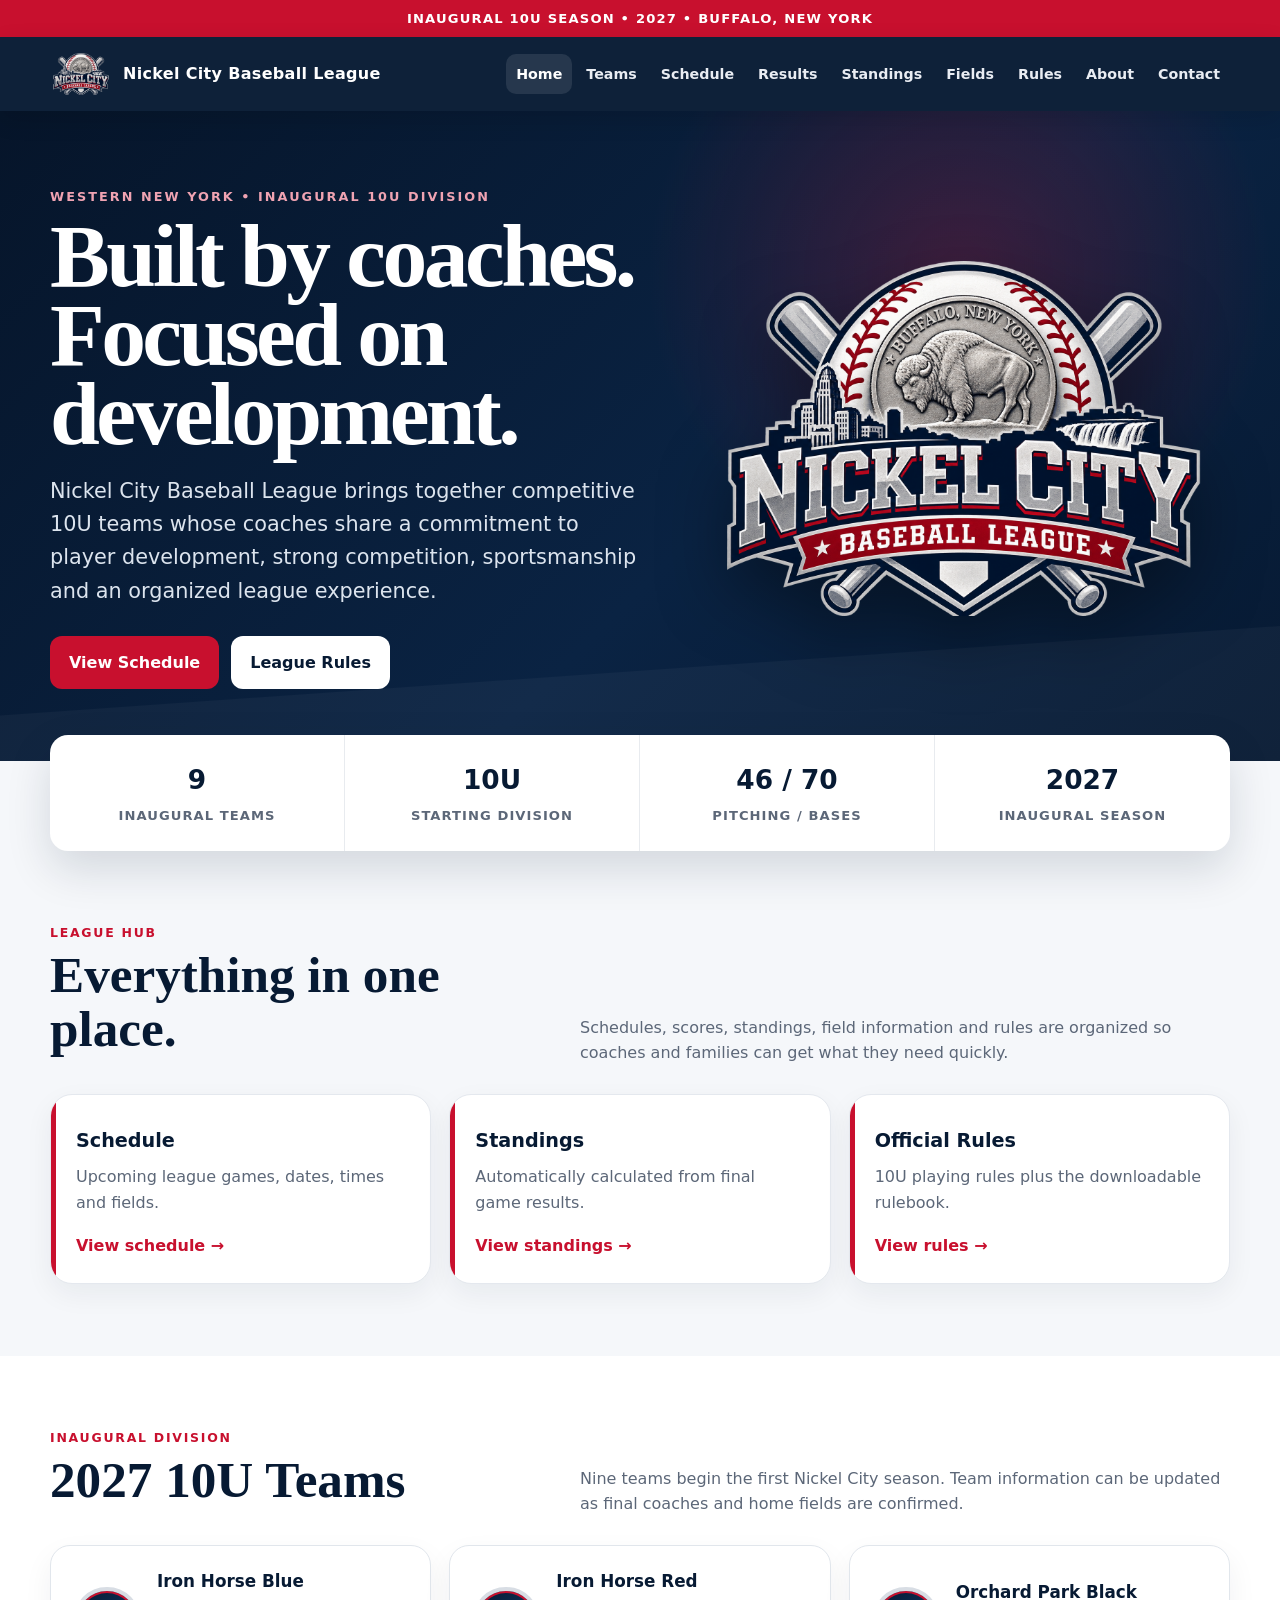
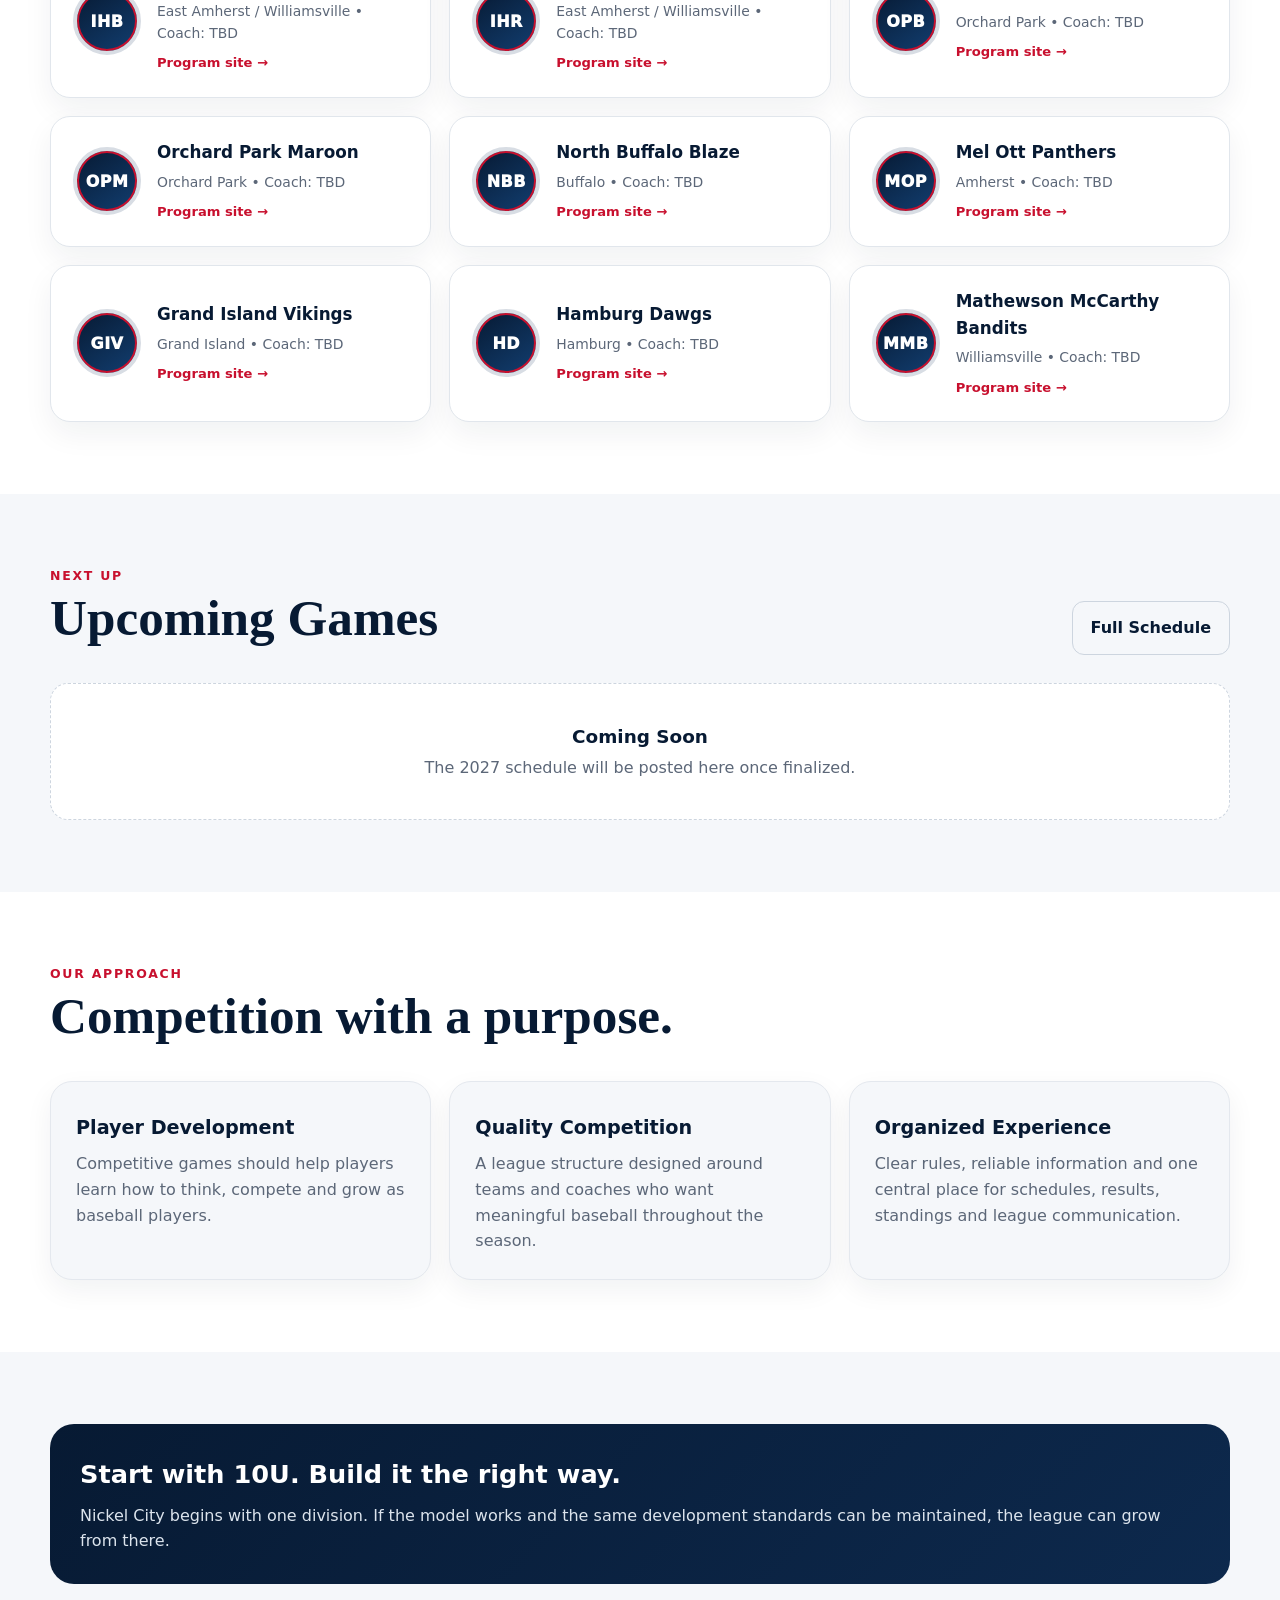
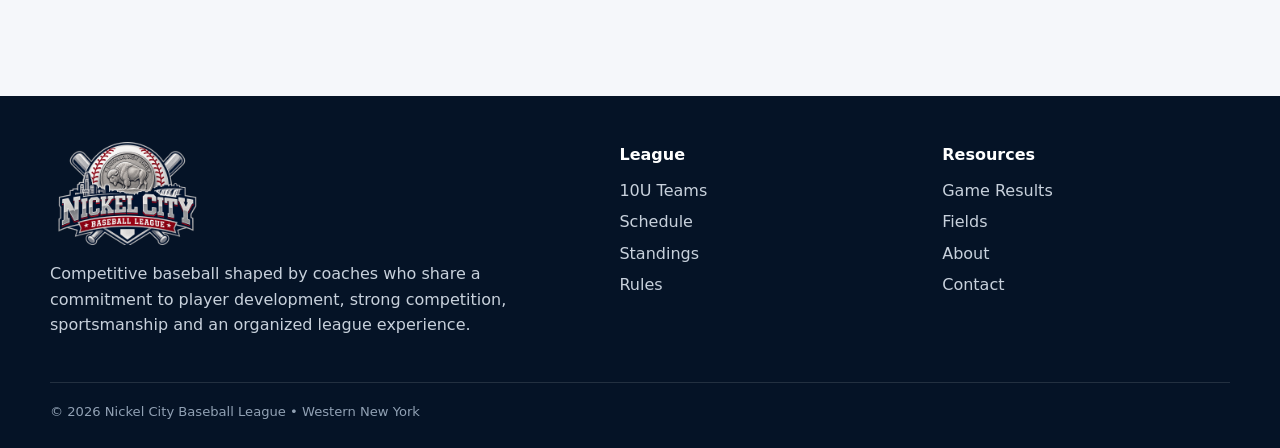
<file: index.html>
<!doctype html><html lang="en"><head><meta charset="utf-8"><meta name="viewport" content="width=device-width,initial-scale=1"><meta name="theme-color" content="#071a33"><link rel="icon" href="favicon.png"><link rel="stylesheet" href="style.css"><script defer src="config.js"></script><script defer src="data.js"></script><script defer src="site.js"></script><script defer src="league.js"></script><title>Nickel City Baseball League | Buffalo, NY</title><meta name="description" content="Nickel City Baseball League - competitive youth baseball in Western New York."></head><body><div data-site-header></div>
<main>
<section class="hero"><div class="wrap hero-grid"><div><div class="eyebrow">Western New York • Inaugural 10U Division</div><h1>Built by coaches.<span>Focused on development.</span></h1><p class="lead">Nickel City Baseball League brings together competitive 10U teams whose coaches share a commitment to player development, strong competition, sportsmanship and an organized league experience.</p><div class="actions"><a class="btn btn-red" href="schedule.html">View Schedule</a><a class="btn btn-light" href="rules.html">League Rules</a></div></div><div><img class="hero-logo" src="nickel-city-logo.png" alt="Nickel City Baseball League"></div></div></section>
<div class="stats"><div class="wrap stat-grid"><div class="stat"><strong>9</strong><span>Inaugural Teams</span></div><div class="stat"><strong>10U</strong><span>Starting Division</span></div><div class="stat"><strong>46 / 70</strong><span>Pitching / Bases</span></div><div class="stat"><strong>2027</strong><span>Inaugural Season</span></div></div></div>
<section class="section"><div class="wrap"><div class="section-head"><div><div class="kicker">League Hub</div><h2>Everything in one place.</h2></div><p>Schedules, scores, standings, field information and rules are organized so coaches and families can get what they need quickly.</p></div><div class="cards"><a class="card quick-card" href="schedule.html"><h3>Schedule</h3><p>Upcoming league games, dates, times and fields.</p><div class="arrow">View schedule →</div></a><a class="card quick-card" href="standings.html"><h3>Standings</h3><p>Automatically calculated from final game results.</p><div class="arrow">View standings →</div></a><a class="card quick-card" href="rules.html"><h3>Official Rules</h3><p>10U playing rules plus the downloadable rulebook.</p><div class="arrow">View rules →</div></a></div></div></section>
<section class="section alt"><div class="wrap"><div class="section-head"><div><div class="kicker">Inaugural Division</div><h2>2027 10U Teams</h2></div><p>Nine teams begin the first Nickel City season. Team information can be updated as final coaches and home fields are confirmed.</p></div><div class="team-grid" data-team-grid></div></div></section>
<section class="section"><div class="wrap"><div class="section-head"><div><div class="kicker">Next Up</div><h2>Upcoming Games</h2></div><a class="btn btn-outline" href="schedule.html">Full Schedule</a></div><div class="game-list" data-games="schedule" data-limit="3"></div></div></section>
<section class="section alt"><div class="wrap"><div class="section-head"><div><div class="kicker">Our Approach</div><h2>Competition with a purpose.</h2></div></div><div class="cards"><div class="card"><h3>Player Development</h3><p>Competitive games should help players learn how to think, compete and grow as baseball players.</p></div><div class="card"><h3>Quality Competition</h3><p>A league structure designed around teams and coaches who want meaningful baseball throughout the season.</p></div><div class="card"><h3>Organized Experience</h3><p>Clear rules, reliable information and one central place for schedules, results, standings and league communication.</p></div></div></div></section>
<section class="section"><div class="wrap callout"><h3>Start with 10U. Build it the right way.</h3><p>Nickel City begins with one division. If the model works and the same development standards can be maintained, the league can grow from there.</p></div></section>
</main><div data-site-footer></div></body></html>
</file>
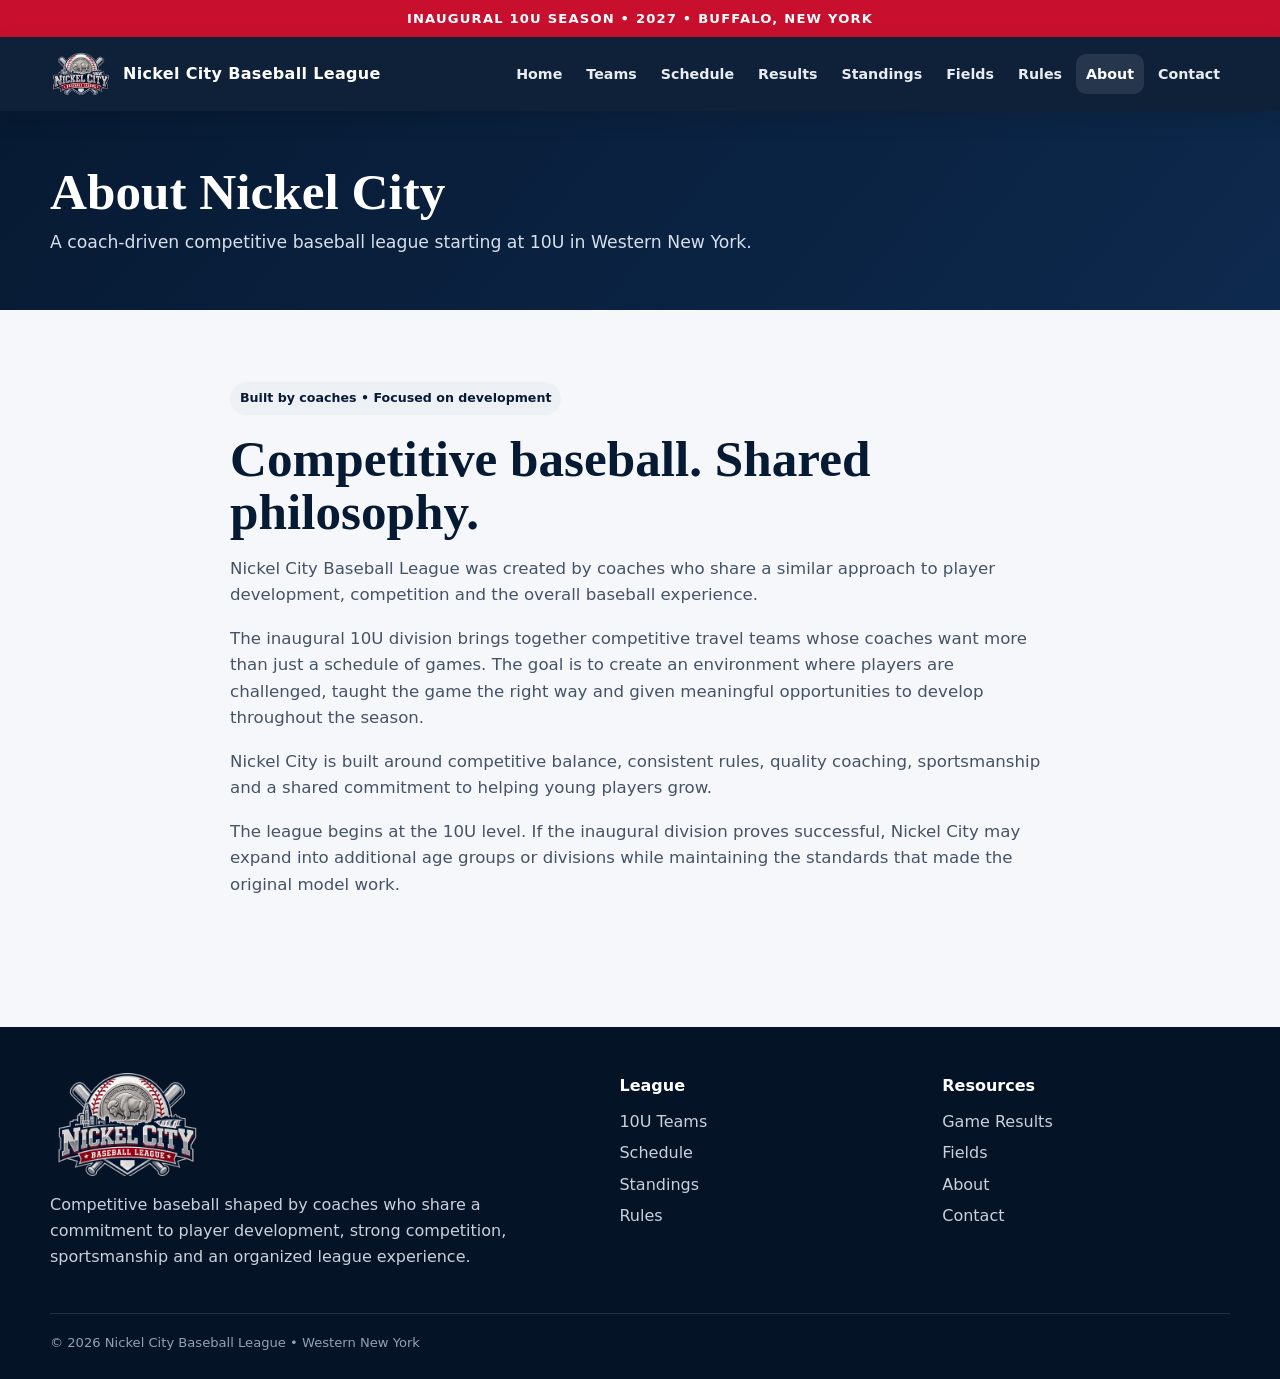
<file: about.html>
<!doctype html><html lang="en"><head><meta charset="utf-8"><meta name="viewport" content="width=device-width,initial-scale=1"><meta name="theme-color" content="#071a33"><link rel="icon" href="favicon.png"><link rel="stylesheet" href="style.css"><script defer src="config.js"></script><script defer src="data.js"></script><script defer src="site.js"></script><script defer src="league.js"></script><title>About | Nickel City Baseball League</title><meta name="description" content="Nickel City Baseball League - competitive youth baseball in Western New York."></head><body><div data-site-header></div><main><section class="page-hero"><div class="wrap"><h1>About Nickel City</h1><p>A coach-driven competitive baseball league starting at 10U in Western New York.</p></div></section><section class="section"><div class="wrap prose"><div class="badge-line">Built by coaches • Focused on development</div><h2>Competitive baseball. Shared philosophy.</h2><p>Nickel City Baseball League was created by coaches who share a similar approach to player development, competition and the overall baseball experience.</p><p>The inaugural 10U division brings together competitive travel teams whose coaches want more than just a schedule of games. The goal is to create an environment where players are challenged, taught the game the right way and given meaningful opportunities to develop throughout the season.</p><p>Nickel City is built around competitive balance, consistent rules, quality coaching, sportsmanship and a shared commitment to helping young players grow.</p><p>The league begins at the 10U level. If the inaugural division proves successful, Nickel City may expand into additional age groups or divisions while maintaining the standards that made the original model work.</p></div></section></main><div data-site-footer></div></body></html>
</file>
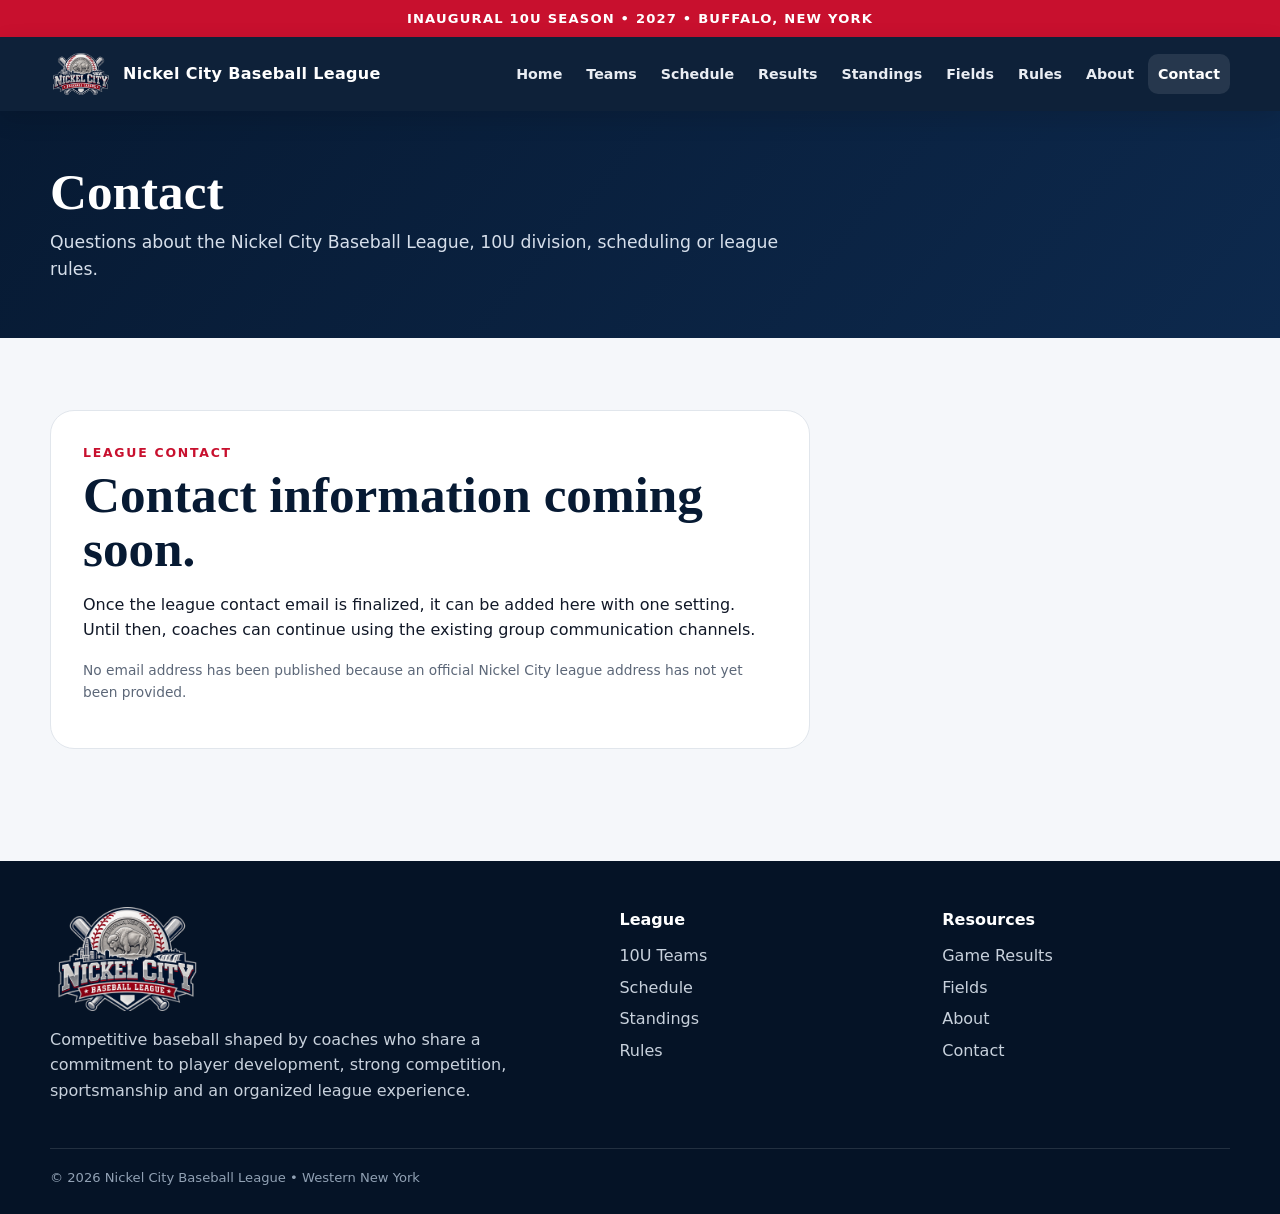
<file: contact.html>
<!doctype html><html lang="en"><head><meta charset="utf-8"><meta name="viewport" content="width=device-width,initial-scale=1"><meta name="theme-color" content="#071a33"><link rel="icon" href="favicon.png"><link rel="stylesheet" href="style.css"><script defer src="config.js"></script><script defer src="data.js"></script><script defer src="site.js"></script><script defer src="league.js"></script><title>Contact | Nickel City Baseball League</title><meta name="description" content="Nickel City Baseball League - competitive youth baseball in Western New York."></head><body><div data-site-header></div><main><section class="page-hero"><div class="wrap"><h1>Contact</h1><p>Questions about the Nickel City Baseball League, 10U division, scheduling or league rules.</p></div></section><section class="section"><div class="wrap"><div class="contact-box"><div class="kicker">League Contact</div><h2>Contact information coming soon.</h2><p>Once the league contact email is finalized, it can be added here with one setting. Until then, coaches can continue using the existing group communication channels.</p><p class="note">No email address has been published because an official Nickel City league address has not yet been provided.</p></div></div></section></main><div data-site-footer></div></body></html>
</file>
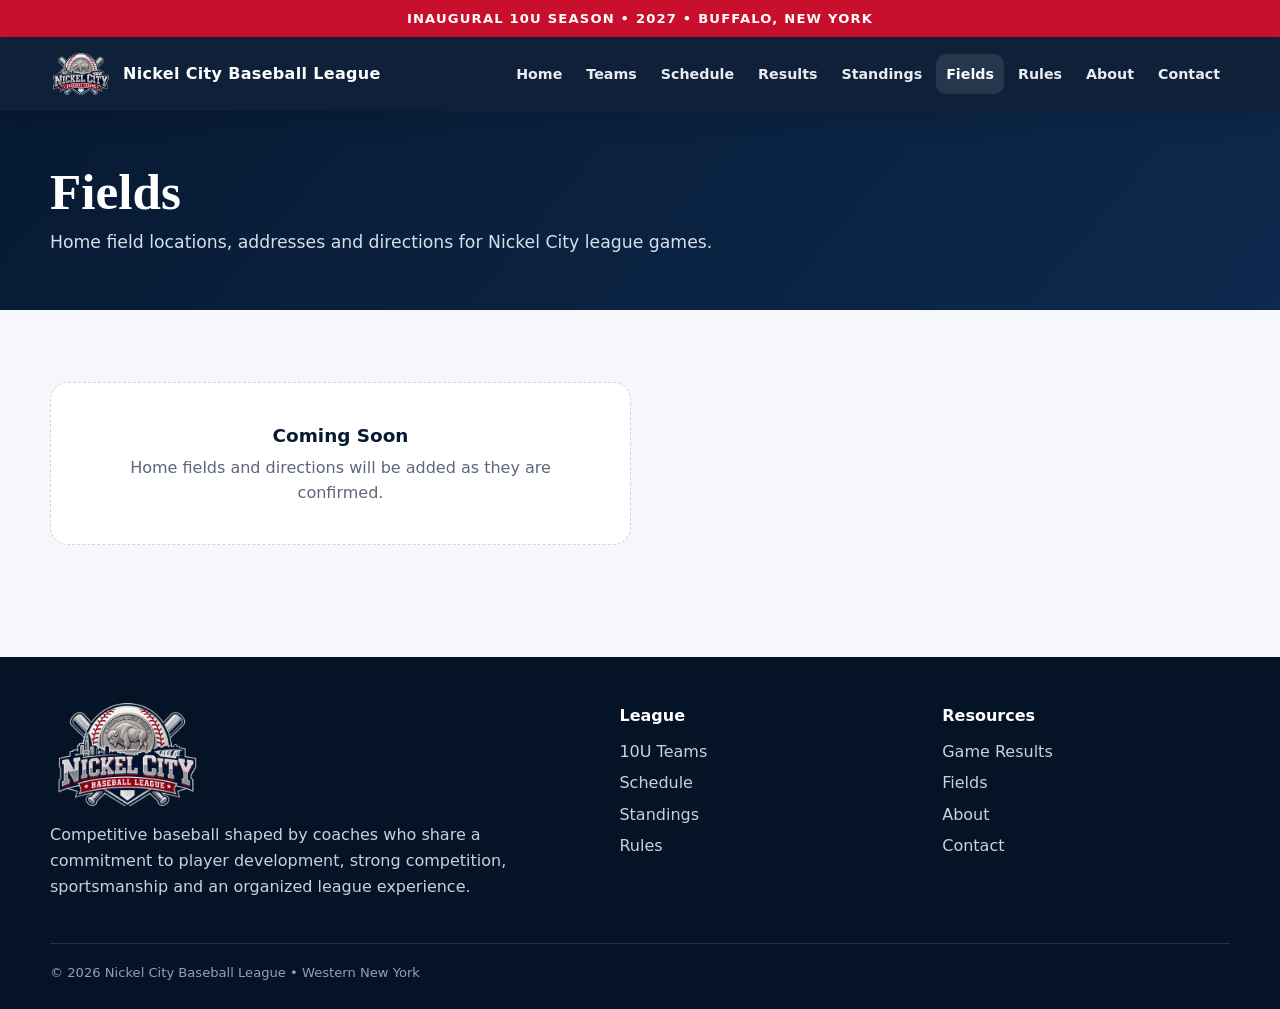
<file: fields.html>
<!doctype html><html lang="en"><head><meta charset="utf-8"><meta name="viewport" content="width=device-width,initial-scale=1"><meta name="theme-color" content="#071a33"><link rel="icon" href="favicon.png"><link rel="stylesheet" href="style.css"><script defer src="config.js"></script><script defer src="data.js"></script><script defer src="site.js"></script><script defer src="league.js"></script><title>Fields | Nickel City Baseball League</title><meta name="description" content="Nickel City Baseball League - competitive youth baseball in Western New York."></head><body><div data-site-header></div><main><section class="page-hero"><div class="wrap"><h1>Fields</h1><p>Home field locations, addresses and directions for Nickel City league games.</p></div></section><section class="section"><div class="wrap"><div class="field-grid" data-field-grid></div></div></section></main><div data-site-footer></div></body></html>
</file>
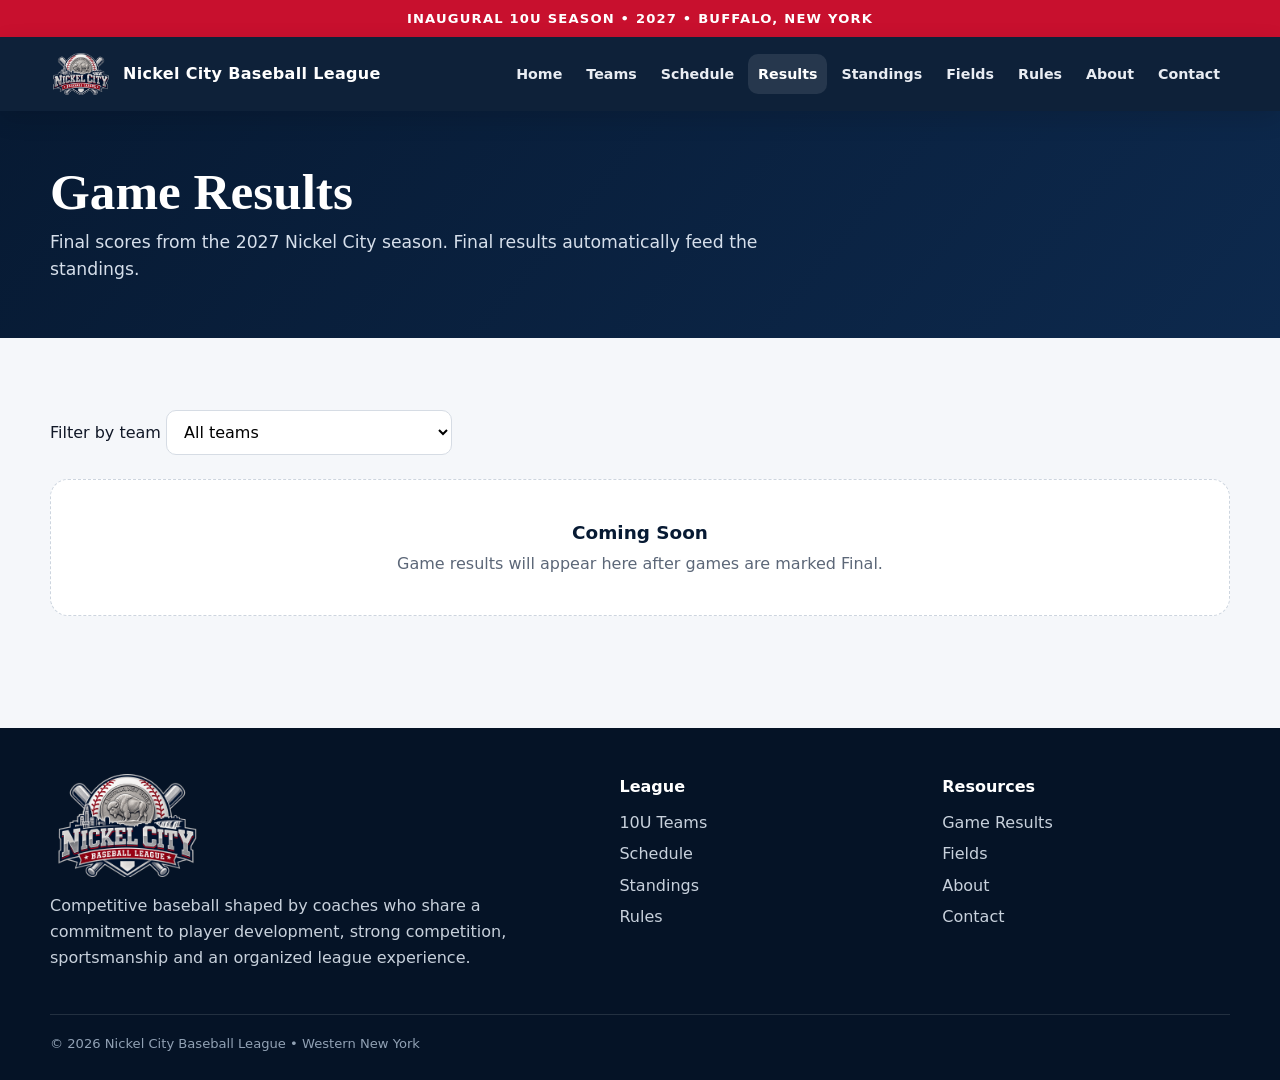
<file: results.html>
<!doctype html><html lang="en"><head><meta charset="utf-8"><meta name="viewport" content="width=device-width,initial-scale=1"><meta name="theme-color" content="#071a33"><link rel="icon" href="favicon.png"><link rel="stylesheet" href="style.css"><script defer src="config.js"></script><script defer src="data.js"></script><script defer src="site.js"></script><script defer src="league.js"></script><title>Game Results | Nickel City Baseball League</title><meta name="description" content="Nickel City Baseball League - competitive youth baseball in Western New York."></head><body><div data-site-header></div><main><section class="page-hero"><div class="wrap"><h1>Game Results</h1><p>Final scores from the 2027 Nickel City season. Final results automatically feed the standings.</p></div></section><section class="section"><div class="wrap"><div class="toolbar"><label>Filter by team <select data-team-filter><option value="">All teams</option></select></label></div><div class="game-list" data-games="results"></div></div></section></main><div data-site-footer></div></body></html>
</file>
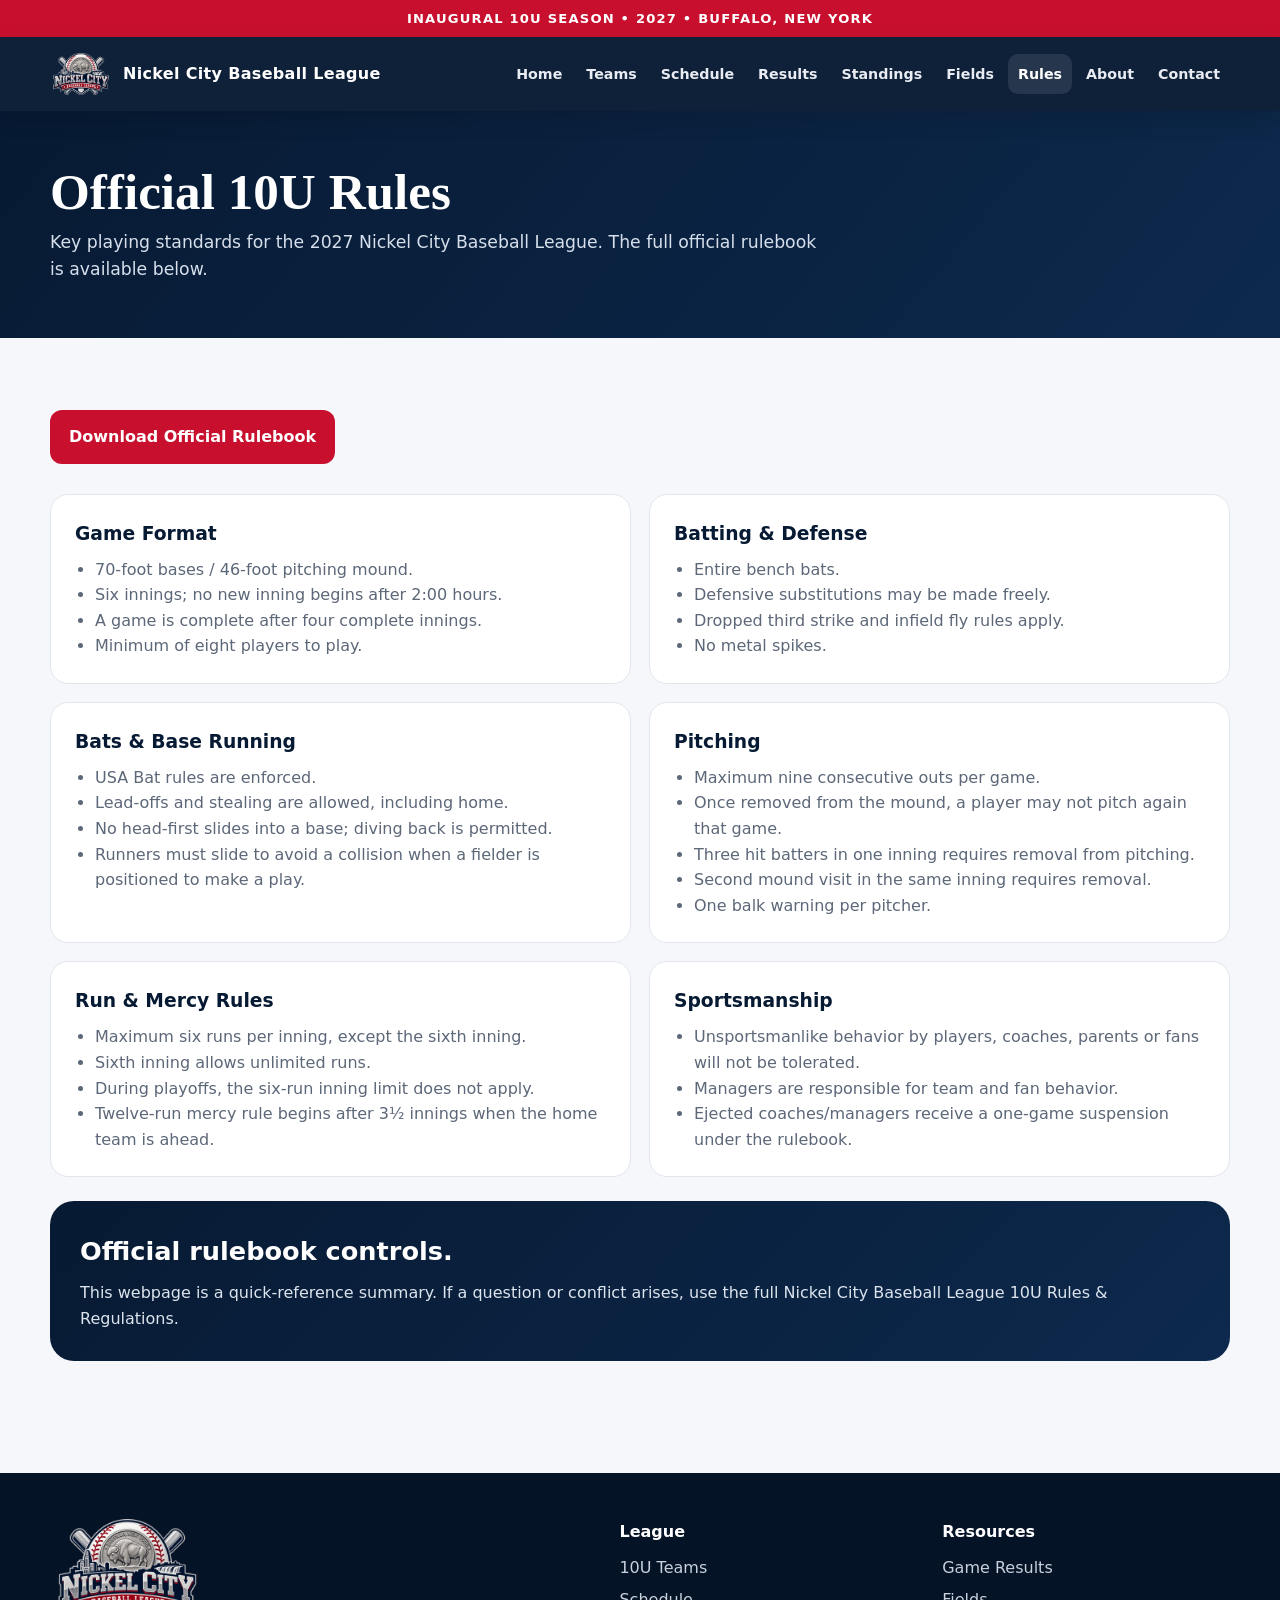
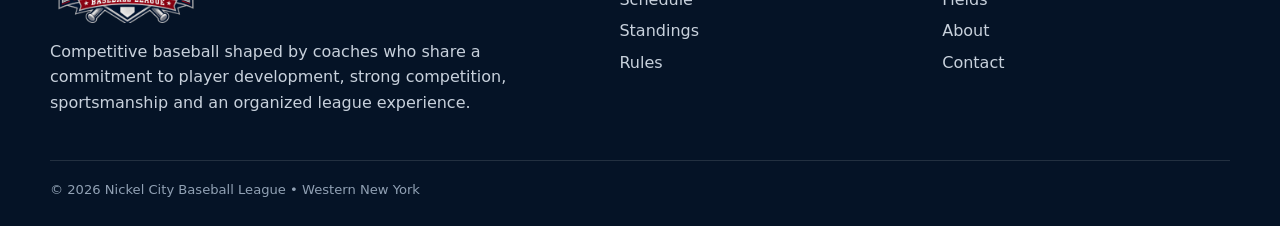
<file: rules.html>
<!doctype html><html lang="en"><head><meta charset="utf-8"><meta name="viewport" content="width=device-width,initial-scale=1"><meta name="theme-color" content="#071a33"><link rel="icon" href="favicon.png"><link rel="stylesheet" href="style.css"><script defer src="config.js"></script><script defer src="data.js"></script><script defer src="site.js"></script><script defer src="league.js"></script><title>10U Rules | Nickel City Baseball League</title><meta name="description" content="Nickel City Baseball League - competitive youth baseball in Western New York."></head><body><div data-site-header></div><main><section class="page-hero"><div class="wrap"><h1>Official 10U Rules</h1><p>Key playing standards for the 2027 Nickel City Baseball League. The full official rulebook is available below.</p></div></section><section class="section"><div class="wrap"><div class="actions" style="margin-top:0;margin-bottom:30px"><a class="btn btn-red" href="Nickel_City_Baseball_League_10U_Rules_2027.pdf" target="_blank">Download Official Rulebook</a></div><div class="rules-grid"><article class="rule-card"><h3>Game Format</h3><ul><li>70-foot bases / 46-foot pitching mound.</li><li>Six innings; no new inning begins after 2:00 hours.</li><li>A game is complete after four complete innings.</li><li>Minimum of eight players to play.</li></ul></article><article class="rule-card"><h3>Batting & Defense</h3><ul><li>Entire bench bats.</li><li>Defensive substitutions may be made freely.</li><li>Dropped third strike and infield fly rules apply.</li><li>No metal spikes.</li></ul></article><article class="rule-card"><h3>Bats & Base Running</h3><ul><li>USA Bat rules are enforced.</li><li>Lead-offs and stealing are allowed, including home.</li><li>No head-first slides into a base; diving back is permitted.</li><li>Runners must slide to avoid a collision when a fielder is positioned to make a play.</li></ul></article><article class="rule-card"><h3>Pitching</h3><ul><li>Maximum nine consecutive outs per game.</li><li>Once removed from the mound, a player may not pitch again that game.</li><li>Three hit batters in one inning requires removal from pitching.</li><li>Second mound visit in the same inning requires removal.</li><li>One balk warning per pitcher.</li></ul></article><article class="rule-card"><h3>Run & Mercy Rules</h3><ul><li>Maximum six runs per inning, except the sixth inning.</li><li>Sixth inning allows unlimited runs.</li><li>During playoffs, the six-run inning limit does not apply.</li><li>Twelve-run mercy rule begins after 3½ innings when the home team is ahead.</li></ul></article><article class="rule-card"><h3>Sportsmanship</h3><ul><li>Unsportsmanlike behavior by players, coaches, parents or fans will not be tolerated.</li><li>Managers are responsible for team and fan behavior.</li><li>Ejected coaches/managers receive a one-game suspension under the rulebook.</li></ul></article></div><div class="callout" style="margin-top:24px"><h3>Official rulebook controls.</h3><p>This webpage is a quick-reference summary. If a question or conflict arises, use the full Nickel City Baseball League 10U Rules & Regulations.</p></div></div></section></main><div data-site-footer></div></body></html>
</file>
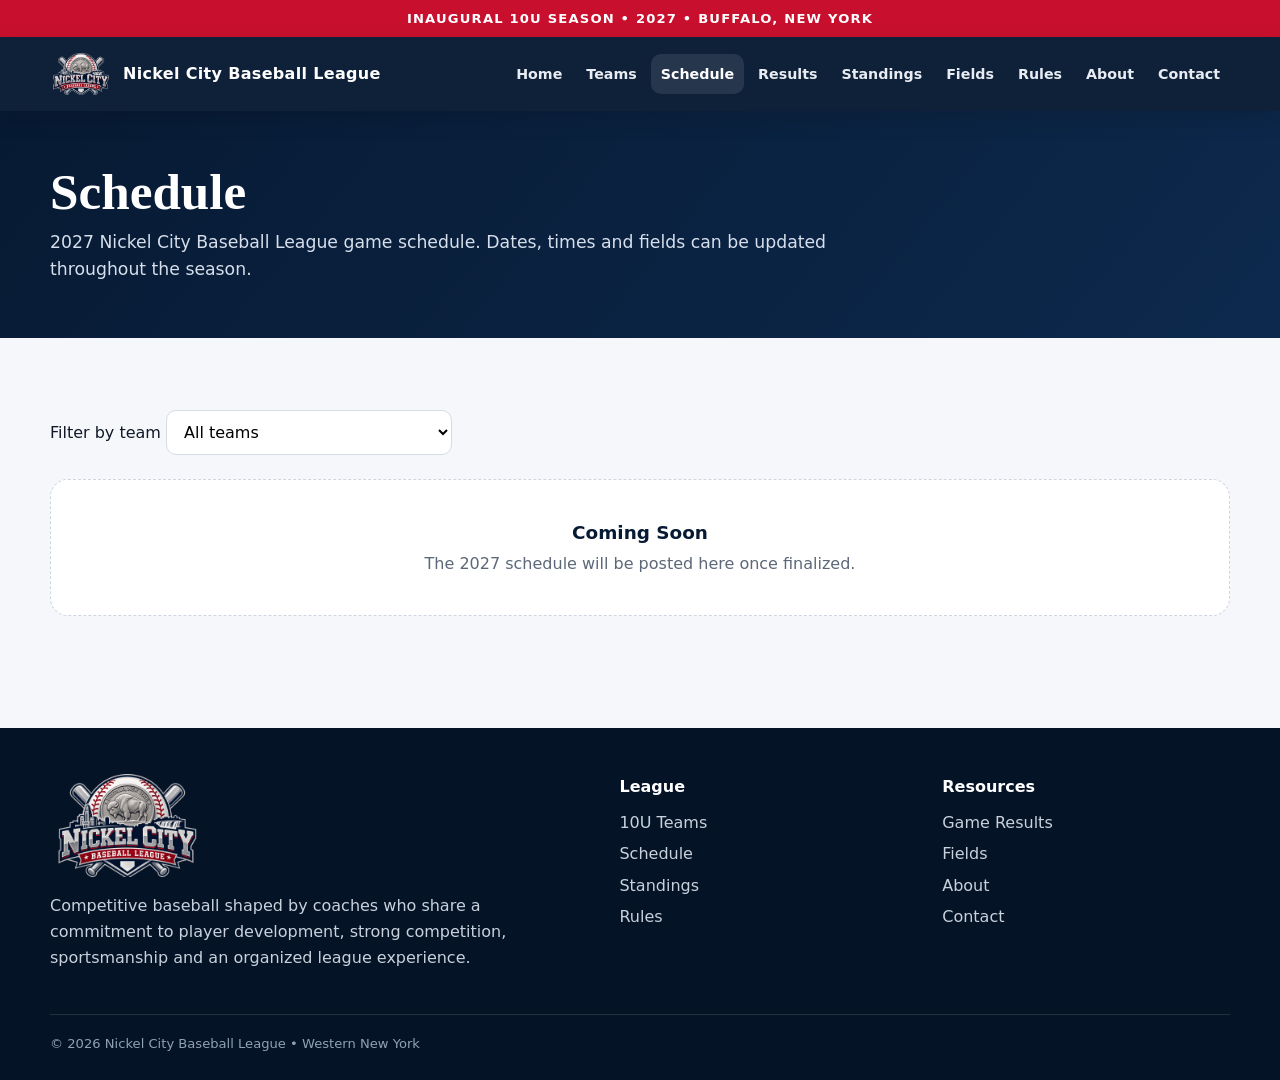
<file: schedule.html>
<!doctype html><html lang="en"><head><meta charset="utf-8"><meta name="viewport" content="width=device-width,initial-scale=1"><meta name="theme-color" content="#071a33"><link rel="icon" href="favicon.png"><link rel="stylesheet" href="style.css"><script defer src="config.js"></script><script defer src="data.js"></script><script defer src="site.js"></script><script defer src="league.js"></script><title>Schedule | Nickel City Baseball League</title><meta name="description" content="Nickel City Baseball League - competitive youth baseball in Western New York."></head><body><div data-site-header></div><main><section class="page-hero"><div class="wrap"><h1>Schedule</h1><p>2027 Nickel City Baseball League game schedule. Dates, times and fields can be updated throughout the season.</p></div></section><section class="section"><div class="wrap"><div class="toolbar"><label>Filter by team <select data-team-filter><option value="">All teams</option></select></label></div><div class="game-list" data-games="schedule"></div></div></section></main><div data-site-footer></div></body></html>
</file>
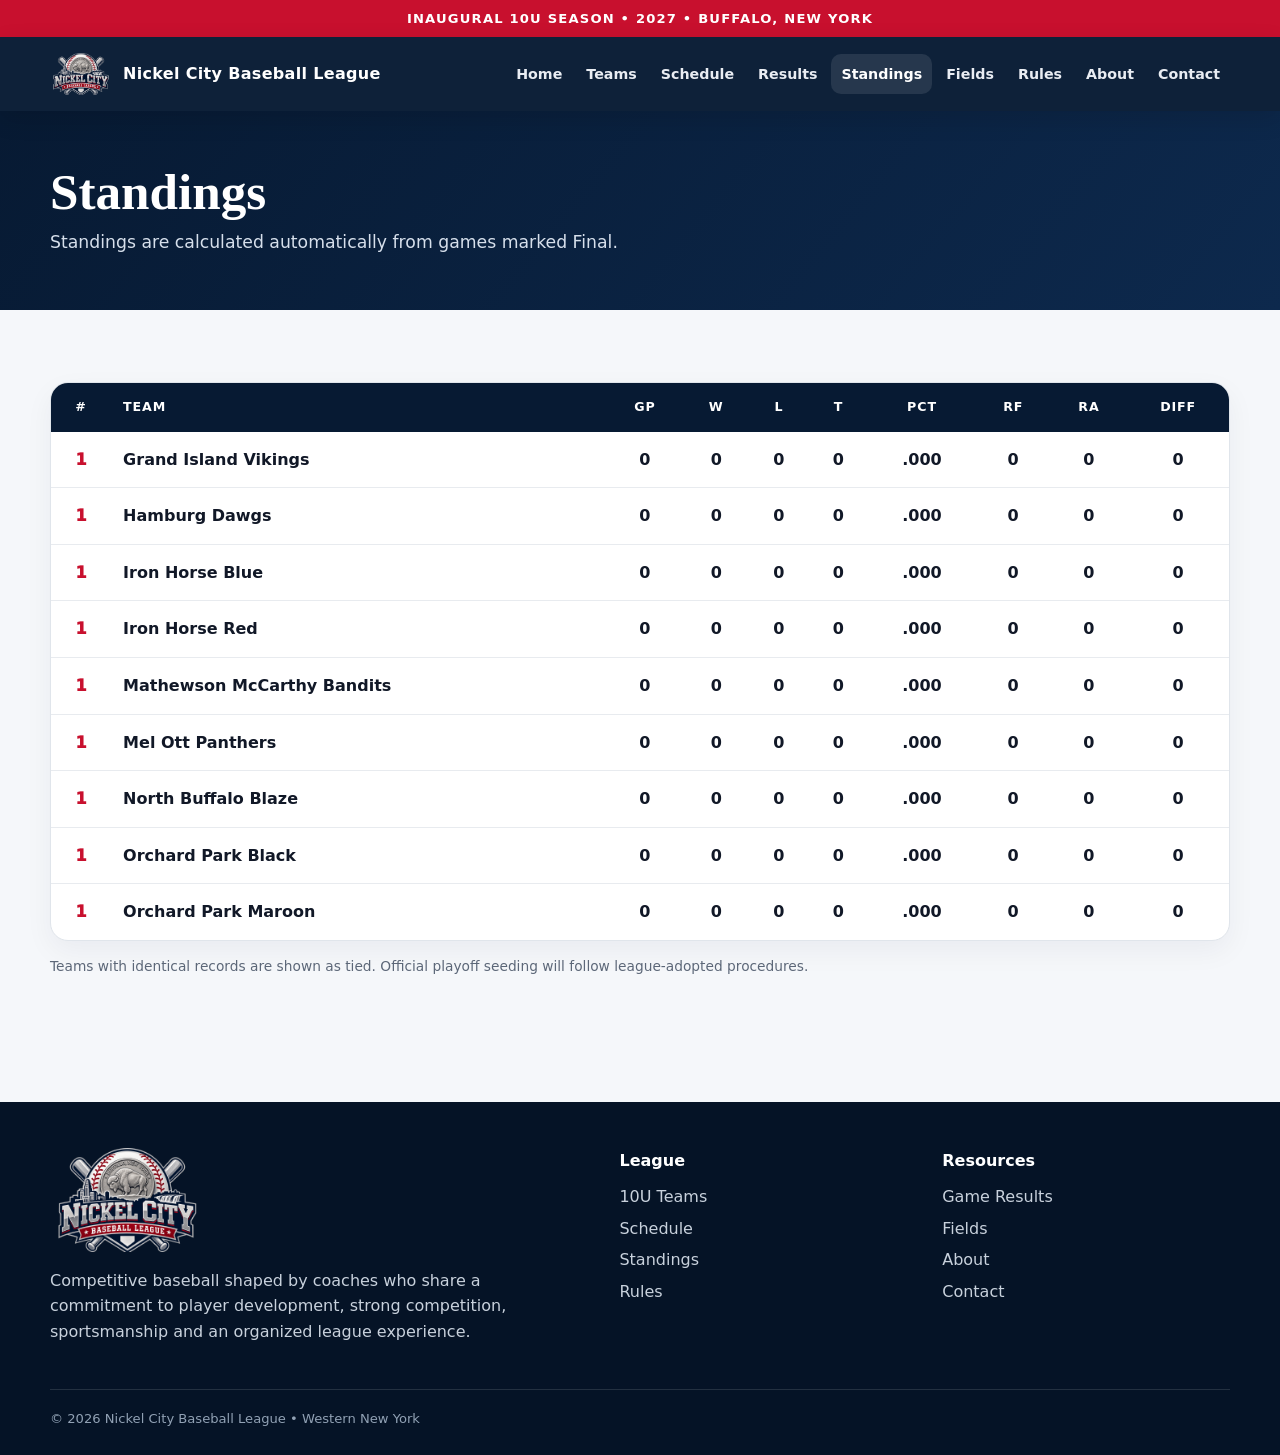
<file: standings.html>
<!doctype html><html lang="en"><head><meta charset="utf-8"><meta name="viewport" content="width=device-width,initial-scale=1"><meta name="theme-color" content="#071a33"><link rel="icon" href="favicon.png"><link rel="stylesheet" href="style.css"><script defer src="config.js"></script><script defer src="data.js"></script><script defer src="site.js"></script><script defer src="league.js"></script><title>Standings | Nickel City Baseball League</title><meta name="description" content="Nickel City Baseball League - competitive youth baseball in Western New York."></head><body><div data-site-header></div><main><section class="page-hero"><div class="wrap"><h1>Standings</h1><p>Standings are calculated automatically from games marked Final.</p></div></section><section class="section"><div class="wrap"><div class="table-wrap"><table><thead><tr><th>#</th><th>Team</th><th>GP</th><th>W</th><th>L</th><th>T</th><th>PCT</th><th>RF</th><th>RA</th><th>DIFF</th></tr></thead><tbody data-standings></tbody></table></div><p class="note">Teams with identical records are shown as tied. Official playoff seeding will follow league-adopted procedures.</p></div></section></main><div data-site-footer></div></body></html>
</file>
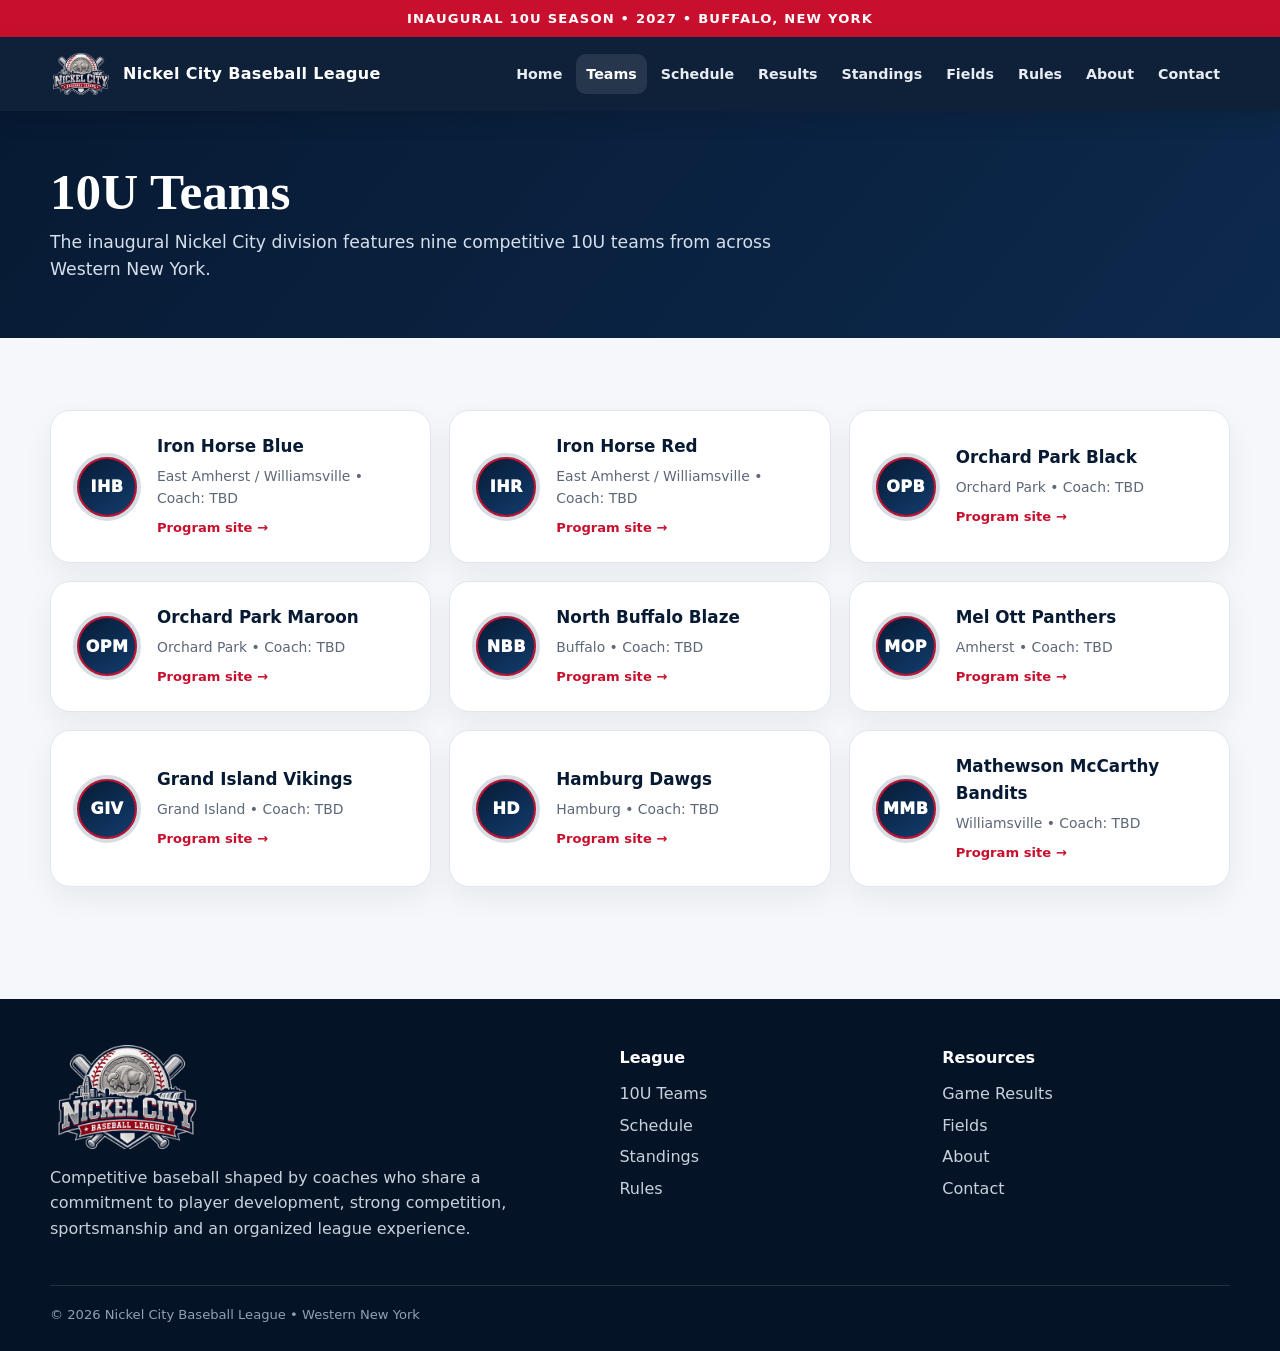
<file: teams.html>
<!doctype html><html lang="en"><head><meta charset="utf-8"><meta name="viewport" content="width=device-width,initial-scale=1"><meta name="theme-color" content="#071a33"><link rel="icon" href="favicon.png"><link rel="stylesheet" href="style.css"><script defer src="config.js"></script><script defer src="data.js"></script><script defer src="site.js"></script><script defer src="league.js"></script><title>10U Teams | Nickel City Baseball League</title><meta name="description" content="Nickel City Baseball League - competitive youth baseball in Western New York."></head><body><div data-site-header></div><main><section class="page-hero"><div class="wrap"><h1>10U Teams</h1><p>The inaugural Nickel City division features nine competitive 10U teams from across Western New York.</p></div></section><section class="section"><div class="wrap"><div class="team-grid" data-team-grid></div></div></section></main><div data-site-footer></div></body></html>
</file>
<file: style.css>
:root{--navy:#071a33;--navy2:#0d294d;--red:#c8102e;--silver:#c6cbd2;--ink:#111827;--muted:#5c6778;--paper:#f5f7fa;--white:#fff;--shadow:0 18px 45px rgba(7,26,51,.14);--radius:22px;--max:1180px}
*{box-sizing:border-box}html{scroll-behavior:smooth}body{margin:0;font-family:Inter,ui-sans-serif,system-ui,-apple-system,BlinkMacSystemFont,"Segoe UI",sans-serif;color:var(--ink);background:var(--paper);line-height:1.6}a{color:inherit}img{max-width:100%;display:block}.wrap{width:min(var(--max),calc(100% - 40px));margin:auto}.site-top{background:var(--red);color:#fff;text-align:center;font-size:.82rem;font-weight:800;letter-spacing:.09em;text-transform:uppercase;padding:8px 16px}.site-header{position:sticky;top:0;z-index:50;background:rgba(7,26,51,.97);backdrop-filter:blur(10px);box-shadow:0 8px 25px rgba(0,0,0,.12)}.nav{min-height:74px;display:flex;align-items:center;gap:24px}.brand{display:flex;align-items:center;gap:11px;text-decoration:none;color:#fff;font-weight:900;letter-spacing:.02em}.brand img{width:62px;height:48px;object-fit:contain}.brand span{font-size:1rem}.nav-links{margin-left:auto;display:flex;align-items:center;gap:4px}.nav-links a{color:#e9edf3;text-decoration:none;font-weight:800;font-size:.89rem;padding:9px 10px;border-radius:10px}.nav-links a:hover,.nav-links a.active{background:rgba(255,255,255,.1);color:#fff}.menu-btn{display:none;margin-left:auto;background:transparent;border:1px solid rgba(255,255,255,.25);color:white;border-radius:10px;padding:8px 12px;font-weight:800}.hero{position:relative;overflow:hidden;background:radial-gradient(circle at 75% 25%,rgba(200,16,46,.27),transparent 29%),linear-gradient(135deg,#06152a 0%,#0a2343 58%,#071a33 100%);color:#fff;padding:76px 0 72px}.hero:after{content:"";position:absolute;inset:auto -5% -130px -5%;height:220px;background:rgba(255,255,255,.035);transform:rotate(-4deg)}.hero-grid{position:relative;z-index:2;display:grid;grid-template-columns:1.05fr .95fr;gap:60px;align-items:center}.eyebrow{font-size:.8rem;letter-spacing:.16em;text-transform:uppercase;font-weight:900;color:#f0a3b2}.hero h1{font-family:Georgia,"Times New Roman",serif;font-size:clamp(3rem,7vw,6.2rem);line-height:.88;margin:10px 0 20px;letter-spacing:-.04em}.hero h1 span{display:block;color:#fff}.hero .lead{font-size:clamp(1.05rem,2vw,1.3rem);max-width:650px;color:#dce4ee}.hero-logo{filter:drop-shadow(0 28px 35px rgba(0,0,0,.38));max-height:500px;margin:auto}.actions{display:flex;flex-wrap:wrap;gap:12px;margin-top:28px}.btn{display:inline-flex;align-items:center;justify-content:center;gap:8px;text-decoration:none;font-weight:900;border-radius:12px;padding:13px 18px;border:1px solid transparent;transition:.2s transform,.2s background}.btn:hover{transform:translateY(-2px)}.btn-red{background:var(--red);color:#fff}.btn-light{background:#fff;color:var(--navy)}.btn-outline{border-color:#cdd5df;background:transparent;color:var(--navy)}.stats{margin-top:-26px;position:relative;z-index:4}.stat-grid{display:grid;grid-template-columns:repeat(4,1fr);background:#fff;border-radius:18px;box-shadow:var(--shadow);overflow:hidden}.stat{padding:24px;text-align:center;border-right:1px solid #e8ebef}.stat:last-child{border-right:0}.stat strong{display:block;color:var(--navy);font-size:1.65rem}.stat span{font-size:.82rem;text-transform:uppercase;letter-spacing:.08em;color:var(--muted);font-weight:800}.section{padding:72px 0}.section.alt{background:#fff}.section-head{display:flex;align-items:end;justify-content:space-between;gap:30px;margin-bottom:28px}.kicker{color:var(--red);font-size:.78rem;text-transform:uppercase;letter-spacing:.14em;font-weight:900}.section h2,.page-hero h1{font-family:Georgia,"Times New Roman",serif;color:var(--navy);font-size:clamp(2rem,4vw,3.5rem);line-height:1.05;margin:5px 0 10px}.section-head p{max-width:650px;color:var(--muted);margin:0}.cards{display:grid;grid-template-columns:repeat(3,1fr);gap:18px}.card{background:#fff;border:1px solid #e4e8ee;border-radius:var(--radius);padding:25px;box-shadow:0 10px 28px rgba(7,26,51,.06)}.alt .card{background:var(--paper)}.card h3{margin:6px 0 8px;color:var(--navy);font-size:1.2rem}.card p{margin:0;color:var(--muted)}.quick-card{text-decoration:none;position:relative;overflow:hidden}.quick-card:before{content:"";position:absolute;left:0;top:0;bottom:0;width:5px;background:var(--red)}.quick-card .arrow{margin-top:17px;color:var(--red);font-weight:900}.team-grid{display:grid;grid-template-columns:repeat(3,1fr);gap:18px}.team-card{background:#fff;border-radius:20px;border:1px solid #e1e6ec;padding:22px;box-shadow:0 12px 30px rgba(7,26,51,.06);display:flex;gap:16px;align-items:center}.team-badge{flex:0 0 68px;width:68px;height:68px;border-radius:50%;display:grid;place-items:center;background:linear-gradient(145deg,var(--navy),#123e70);color:#fff;border:4px solid #d8dde4;box-shadow:inset 0 0 0 2px var(--red);font-weight:950;letter-spacing:.03em}.team-card h3{font-size:1.05rem;margin:0 0 5px;color:var(--navy)}.team-meta{font-size:.87rem;color:var(--muted)}.small-link{display:inline-block;margin-top:8px;color:var(--red);font-weight:900;text-decoration:none;font-size:.82rem}.page-hero{background:linear-gradient(130deg,#071a33,#0d294d);color:#fff;padding:54px 0}.page-hero h1{color:#fff;margin:0 0 10px}.page-hero p{margin:0;color:#d6dfeb;max-width:780px;font-size:1.08rem}.toolbar{display:flex;gap:12px;align-items:center;flex-wrap:wrap;margin:0 0 24px}.toolbar select,.toolbar input{background:#fff;border:1px solid #d6dce4;border-radius:10px;padding:11px 13px;font:inherit;min-width:210px}.game-list{display:grid;gap:14px}.game{background:#fff;border:1px solid #e1e6ec;border-radius:18px;padding:20px;display:grid;grid-template-columns:140px 1fr 130px;gap:18px;align-items:center}.game-date{font-weight:900;color:var(--navy)}.game-date span{display:block;font-size:.85rem;color:var(--muted);font-weight:700}.matchup{display:grid;gap:5px}.team-line{display:flex;justify-content:space-between;gap:20px;font-weight:850}.score{font-size:1.2rem;color:var(--navy)}.game-side{text-align:right;color:var(--muted);font-size:.88rem}.status{display:inline-block;font-size:.72rem;text-transform:uppercase;letter-spacing:.08em;font-weight:900;border-radius:99px;padding:5px 8px;background:#edf1f5;color:var(--navy)}.status.final{background:#e8f6ed;color:#176b34}.status.postponed{background:#fff3d6;color:#8a5a00}.status.cancelled{background:#fde7ea;color:#9c1730}.table-wrap{overflow:auto;background:#fff;border:1px solid #e0e5eb;border-radius:18px;box-shadow:0 10px 28px rgba(7,26,51,.05)}table{width:100%;border-collapse:collapse;min-width:760px}th{background:var(--navy);color:#fff;text-align:center;padding:14px 12px;font-size:.79rem;text-transform:uppercase;letter-spacing:.07em}th:nth-child(2),td:nth-child(2){text-align:left}td{padding:15px 12px;border-bottom:1px solid #e8ebef;text-align:center;font-weight:700}tr:last-child td{border-bottom:0}.rank{color:var(--red);font-weight:950}.empty{padding:38px;background:#fff;border:1px dashed #cdd5df;border-radius:18px;text-align:center;color:var(--muted)}.empty strong{display:block;color:var(--navy);font-size:1.15rem;margin-bottom:4px}.rules-grid{display:grid;grid-template-columns:repeat(2,1fr);gap:18px}.rule-card{background:#fff;border:1px solid #e1e6ec;border-radius:18px;padding:24px}.rule-card h3{color:var(--navy);margin:0 0 8px}.rule-card ul{margin:0;padding-left:20px;color:var(--muted)}.callout{background:linear-gradient(135deg,var(--navy),var(--navy2));color:#fff;border-radius:24px;padding:30px}.callout h3{font-size:1.6rem;margin:0 0 8px}.callout p{color:#dce4ed;margin:0}.field-grid{display:grid;grid-template-columns:repeat(2,1fr);gap:18px}.field{background:#fff;border:1px solid #e1e6ec;border-radius:18px;padding:22px}.field h3{margin:0 0 6px;color:var(--navy)}.prose{max-width:820px}.prose p{color:#465366;font-size:1.04rem}.contact-box{background:#fff;border:1px solid #e1e6ec;border-radius:24px;padding:32px;max-width:760px}.site-footer{background:#051326;color:#c8d1dc;padding:46px 0 26px;margin-top:40px}.footer-grid{display:grid;grid-template-columns:1.3fr .7fr .7fr;gap:35px}.footer-logo{width:155px;margin-bottom:14px}.site-footer h4{color:#fff;margin:0 0 10px}.site-footer a{display:block;color:#c8d1dc;text-decoration:none;margin:6px 0}.site-footer a:hover{color:#fff}.copyright{border-top:1px solid rgba(255,255,255,.12);margin-top:28px;padding-top:18px;font-size:.82rem;color:#91a1b4}.note{font-size:.86rem;color:var(--muted)}.badge-line{display:inline-flex;gap:8px;align-items:center;background:#edf1f5;border-radius:999px;padding:6px 10px;color:var(--navy);font-size:.79rem;font-weight:900;margin-bottom:12px}
@media(max-width:980px){.nav-links{position:absolute;left:0;right:0;top:74px;background:#071a33;padding:12px 20px 20px;display:none;flex-direction:column;align-items:stretch}.nav-links.open{display:flex}.menu-btn{display:block}.hero-grid{grid-template-columns:1fr;text-align:center}.hero .lead{margin-left:auto;margin-right:auto}.actions{justify-content:center}.hero-logo{max-height:360px}.stat-grid{grid-template-columns:repeat(2,1fr)}.stat:nth-child(2){border-right:0}.stat:nth-child(-n+2){border-bottom:1px solid #e8ebef}.cards,.team-grid{grid-template-columns:repeat(2,1fr)}.game{grid-template-columns:120px 1fr}.game-side{grid-column:2;text-align:left}.footer-grid{grid-template-columns:1fr 1fr}.footer-grid>div:first-child{grid-column:1/-1}}
@media(max-width:650px){.wrap{width:min(var(--max),calc(100% - 28px))}.brand span{display:none}.hero{padding:54px 0}.hero h1{font-size:3.35rem}.stats{margin-top:0}.stat-grid{border-radius:0}.cards,.team-grid,.rules-grid,.field-grid{grid-template-columns:1fr}.section{padding:52px 0}.section-head{align-items:start;flex-direction:column}.game{grid-template-columns:1fr;gap:10px}.game-side{grid-column:auto;text-align:left}.footer-grid{grid-template-columns:1fr}.footer-grid>div:first-child{grid-column:auto}}
</file>
